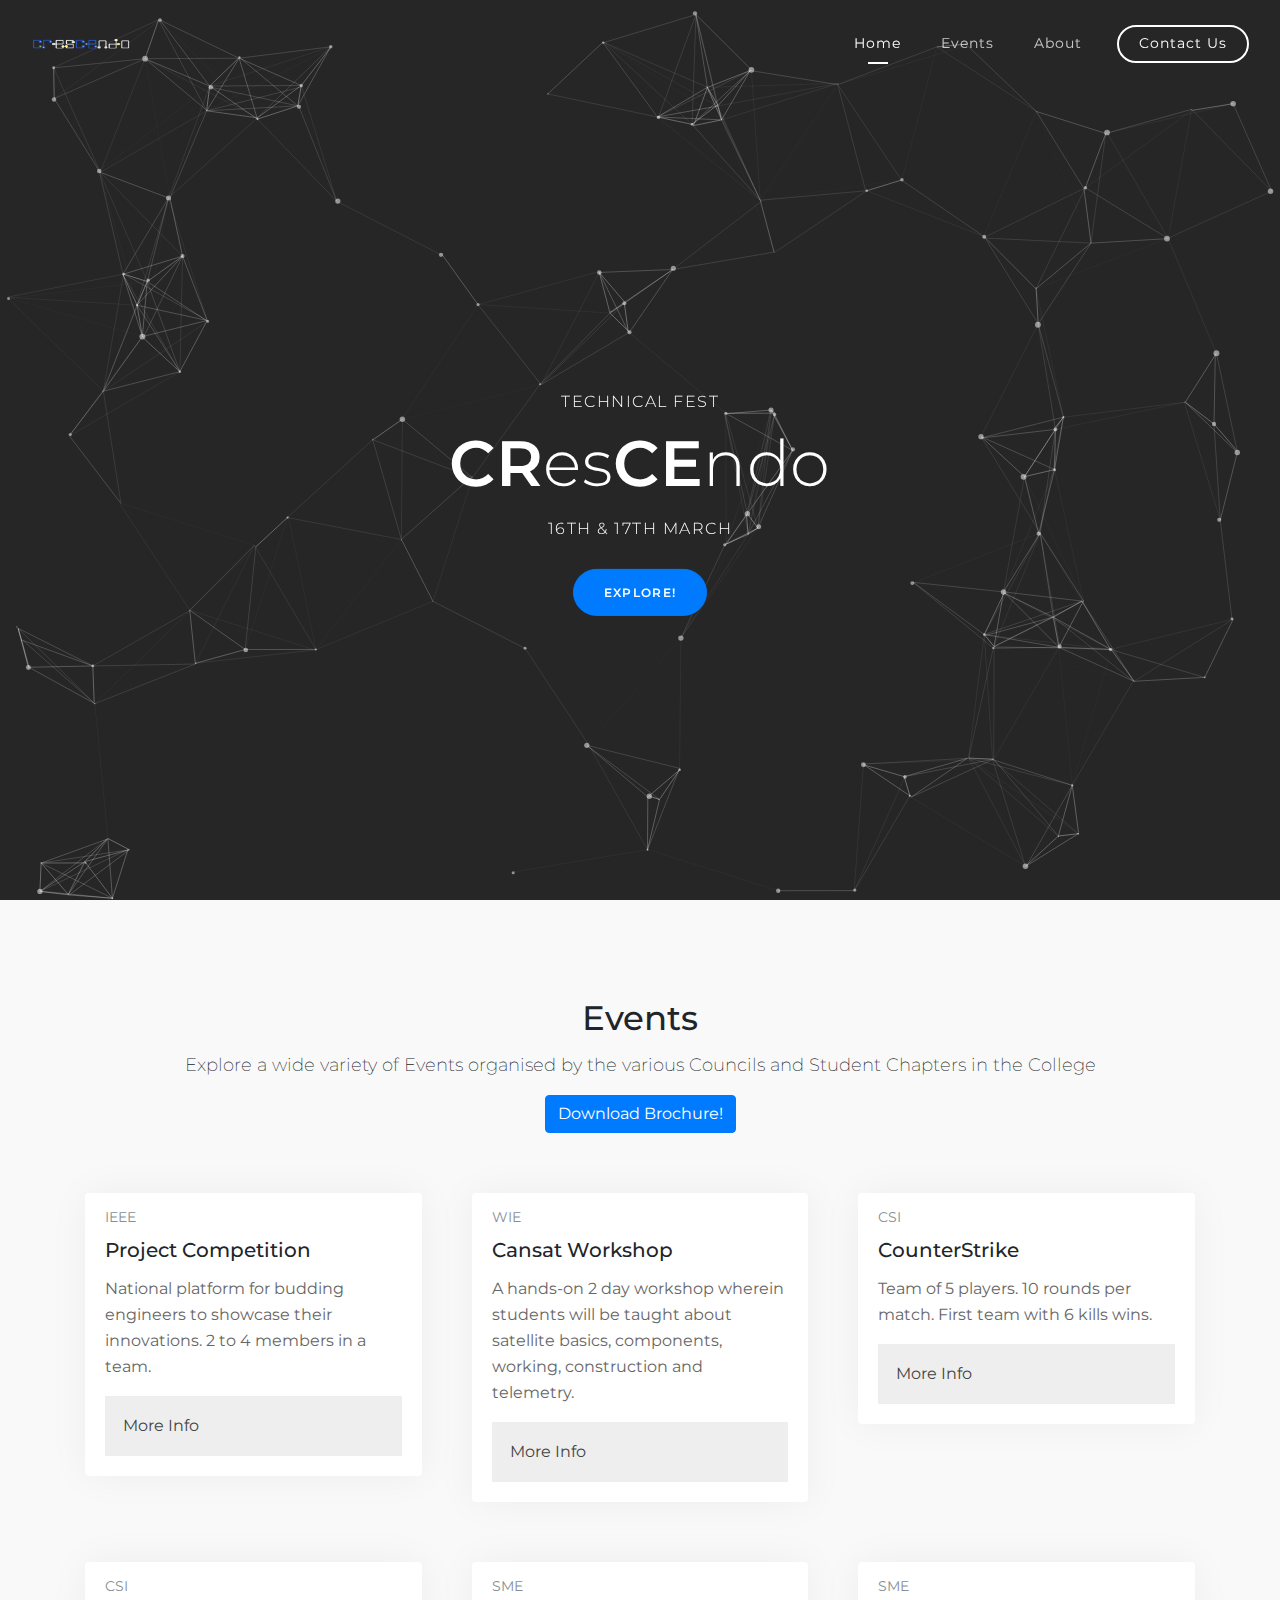
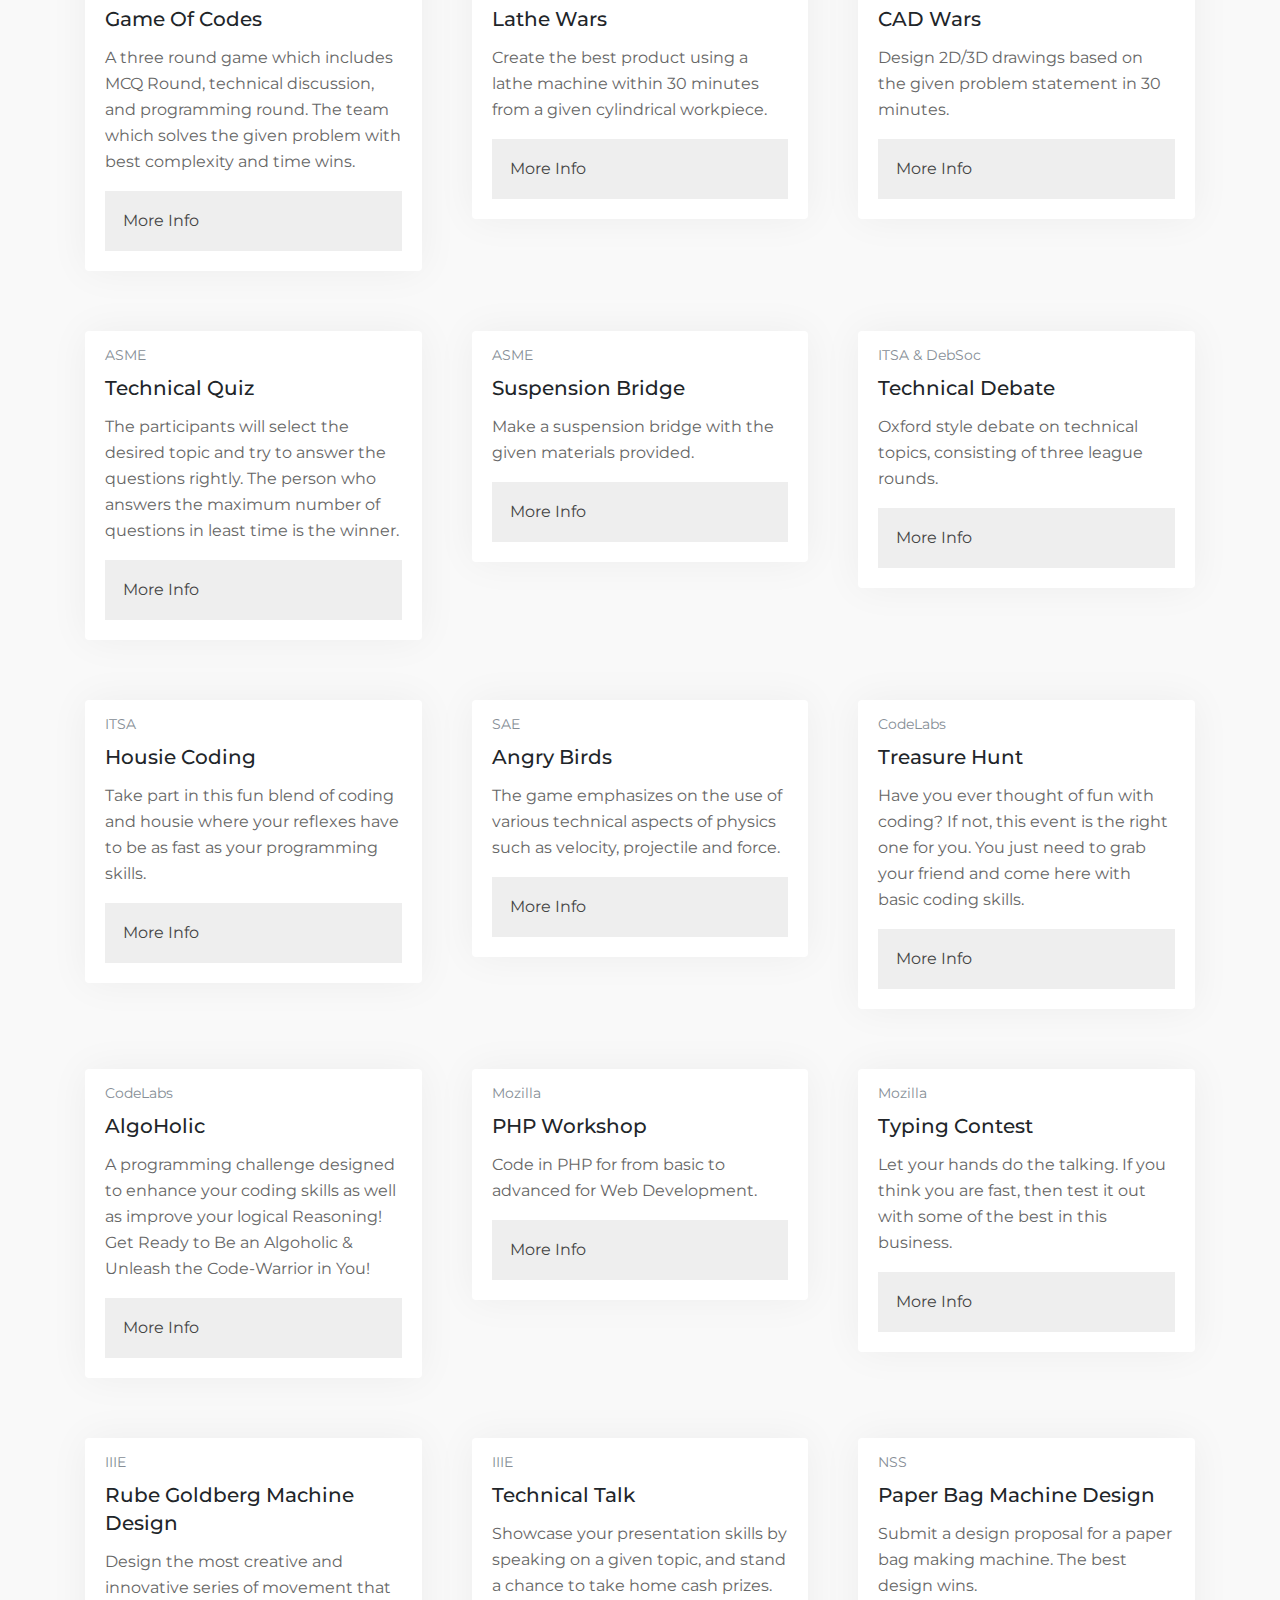
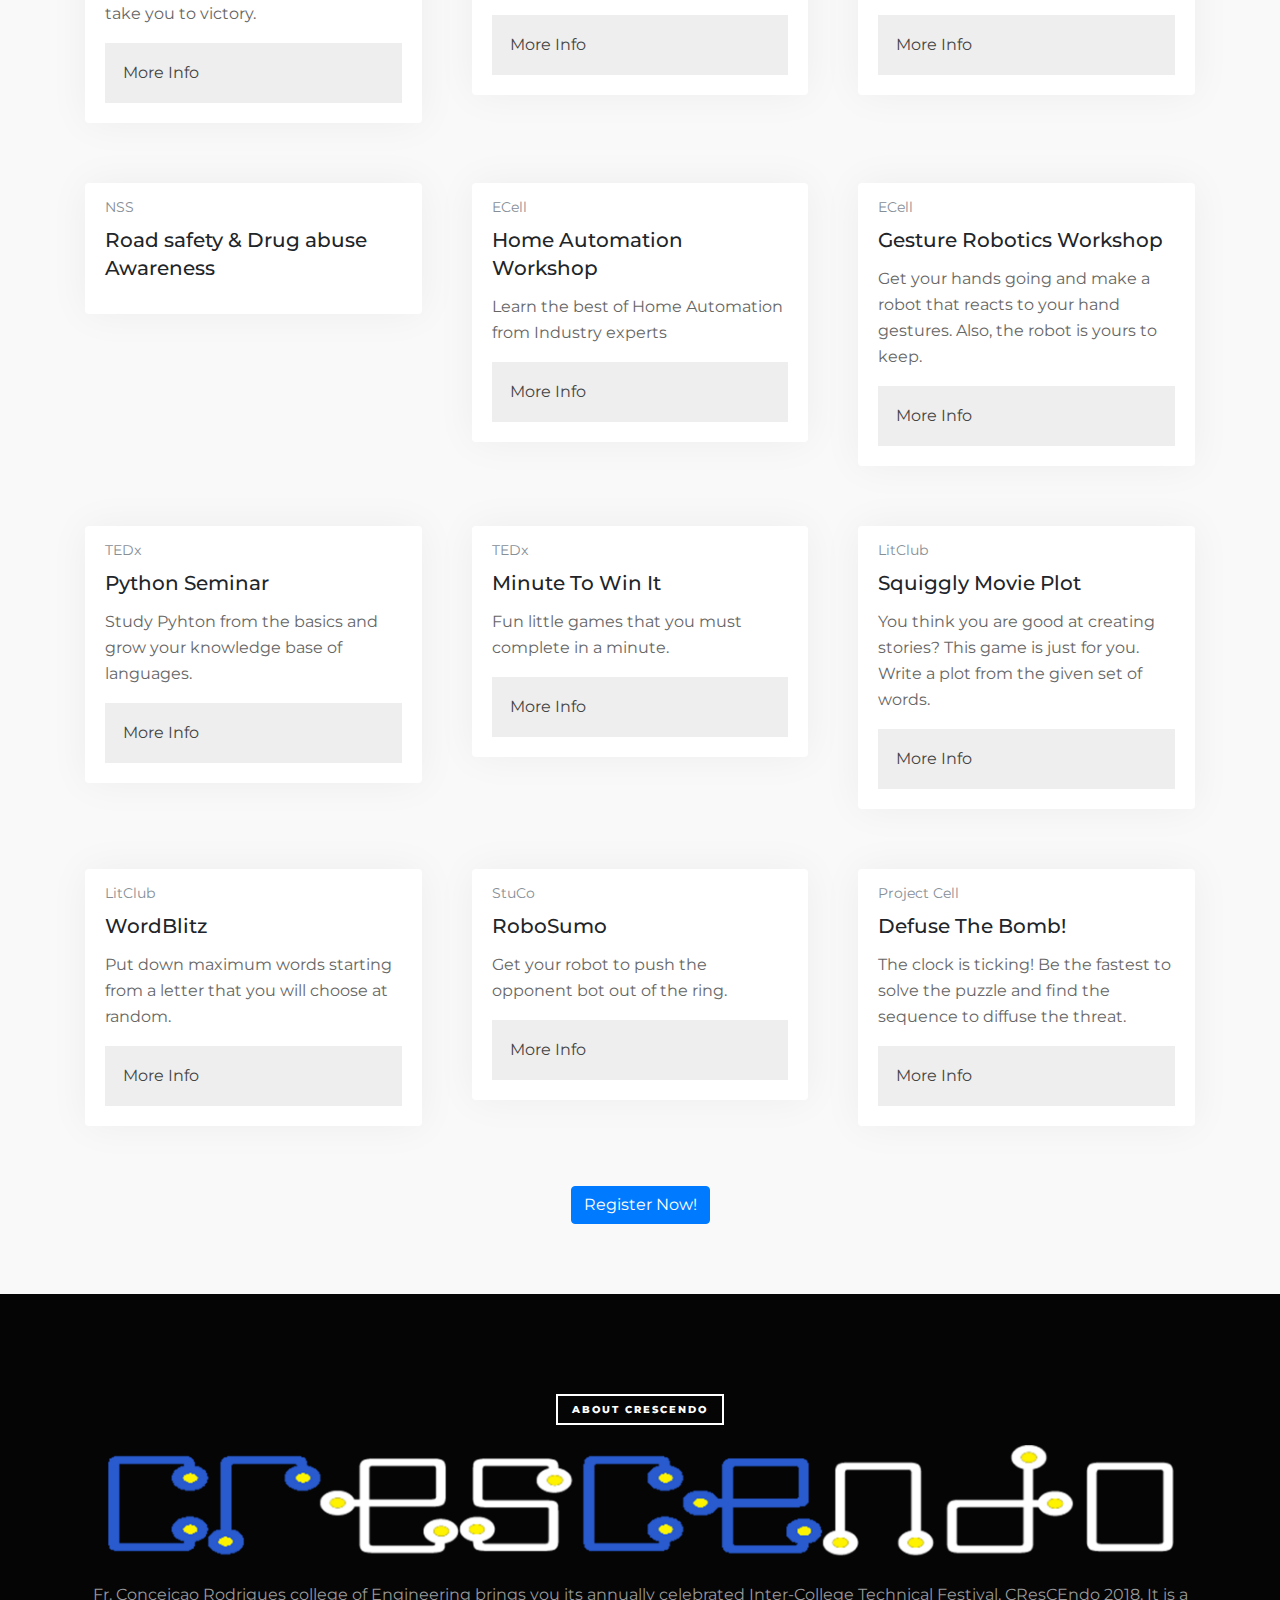
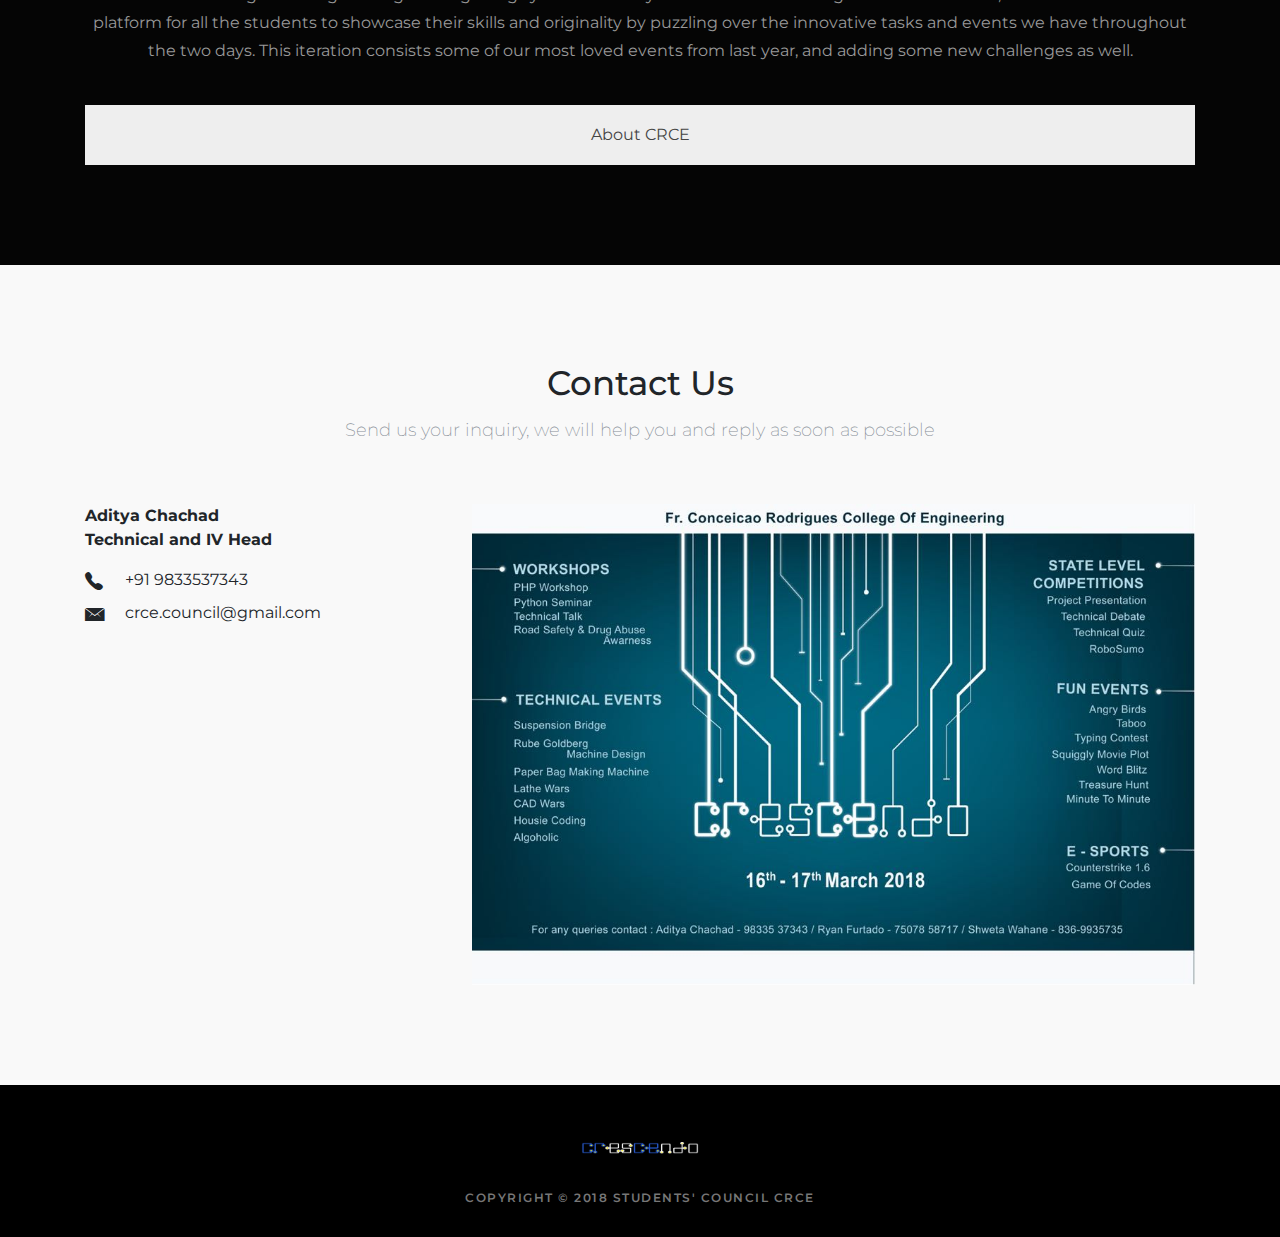
<file: index.html>
<!DOCTYPE html>
<html lang="en">

<head>
    <meta charset="utf-8">
    <meta name="viewport" content="width=device-width,initial-scale=1,user-scalable=no">
    <meta name="author" content="Ryan Dsilva">
    <meta name="keyword" content="Crescendo, 2018, CRCE, frcrce, techfest, national, technology">
    <meta name="description" content="Fr. Conceicao Rodrigues college of Engineering brings you its annually celebrated Inter-College Technical Festival, CResCEndo 2018. It is a platform for all the students to showcase their skills and originality by puzzling over the innovative tasks and events we have throughout the two days. ">
    <title>CResCEndo | 2018</title>
    <link rel="shortcut icon" href="/favicon.ico">
    <link rel="stylesheet" href="ionicons/css/ionicons.min.css">
    <link rel="stylesheet" href="bootstrap/css/bootstrap.min.css">
    <link rel="stylesheet" href="css/stisla.css">
    <link href="https://fonts.googleapis.com/css?family=Montserrat" rel="stylesheet">
</head>

<body>
    <nav class="navbar navbar-expand-lg main-navbar">
        <div class="container-fluid">
            <a class="navbar-brand" href="#">
			  	<img src="img/logo-light.png" alt="Logo">
			  </a>
            <button class="navbar-toggler" type="button" data-toggle="collapse" data-target="#navbarNav" aria-controls="navbarNav" aria-expanded="false" aria-label="Toggle navigation">
			    <span class="navbar-toggler-icon">
			    	<i class="ion-navicon"></i>
			    </span>
			  </button>
            <div class="collapse navbar-collapse" id="navbarNav">
                <div class="mr-auto"></div>
                <ul class="navbar-nav">
                    <li class="nav-item active">
                        <a class="nav-link smooth-link" href="#hero">Home</a>
                    </li>
                    <li class="nav-item">
                        <a class="nav-link smooth-link" href="#blog">Events</a>
                    </li>
                    <li class="nav-item">
                        <a class="nav-link smooth-link" href="#project">About</a>
                    </li>
                </ul>
                <form class="form-inline">
                    <a href="#contact" class="btn smooth-link align-middle btn-primary">Contact Us</a>
                </form>
            </div>
        </div>
    </nav>
    <section class="hero bg-overlay" id="hero">
        <div id="particles-js"></div>
        <div class="text py-5">
            <p class="lead">Technical Fest</p>
            <h1><span class="bold">CR</span>es<span class="bold">CE</span>ndo</h1><br>
            <p class="lead">16th &amp; 17th March</p>
            <div class="cta">
                <a href="#blog" class="btn btn-primary smooth-link">Explore!</a>
            </div>
        </div>
    </section>

    <section class="padding bg-grey" id="blog">
        <div class="container">
            <h2 class="section-title text-center">Events</h2>
            <p class="section-lead text-center">Explore a wide variety of Events organised by the various Councils and Student Chapters in the College</p>
            <div class="cta text-center">
                <a href="docs/brochure.pdf" class="btn btn-primary smooth-link">Download Brochure!</a>
            </div>
            <div class="section-body">
                <div class="row col-spacing">
                    <div class="col-12 col-md-6 col-lg-4">
                        <article class="card">
                            <div class="card-body">
                                <div class="card-subtitle mb-2 text-muted">IEEE</div>
                                <h4 class="card-title">Project Competition</h4>
                                <p class="card-text">National platform for budding engineers to showcase their innovations. 2 to 4 members in a team.</p>
                                <button class="accordion">More Info</button>
                                <div class="panel">
                                    <p><br><b>Last date for abstract submission:</b> March 4, 2018<br> <b>Last date for final registration:</b> March 7, 2018<br> Intimation of selection of proposal will be done after the abstarct sumission.<br><br>
                                        <b>Registration: </b>Rs.200 for Members<br>Rs.300 for Non-Members<br>
                                        <b>Prizes: </b>Hardware projects<br> Rs. 7000<br> Rs. 5000<br> Rs. 3000<br> Rs. 2000(consolation)<br> Software Projects<br> Rs. 3000<br> Rs. 2000<br> Rs. 1000<br>
                                    </p>
                                </div>
                            </div>
                        </article>
                    </div>
                    <div class="col-12 col-md-6 col-lg-4">
                        <article class="card">
                            <div class="card-body">
                                <div class="card-subtitle mb-2 text-muted">WIE</div>
                                <h4 class="card-title">Cansat Workshop</h4>
                                <p class="card-text">A hands-on 2 day workshop wherein students will be taught about satellite basics, components, working, construction and telemetry.
                                </p>
                                <button class="accordion">More Info</button>
                                <div class="panel">
                                    <p><br>2 day workshop<br> 8 hours per session<br><br>
                                        <b>Registration: </b>Rs.1200<br>
                                    </p>
                                </div>
                            </div>
                        </article>
                    </div>
                    <div class="col-12 col-md-6 col-lg-4">
                        <article class="card">
                            <div class="card-body">
                                <div class="card-subtitle mb-2 text-muted">CSI</div>
                                <h4 class="card-title">CounterStrike</h4>
                                <p class="card-text">Team of 5 players. 10 rounds per match. First team with 6 kills wins.</p>
                                <button class="accordion">More Info</button>
                                <div class="panel">
                                    <p><br><b>Registration: </b>Rs.20 for Indiviual<br>Rs.100 for Team of 5<br>
                                        <b>Prizes: </b> Rs. 3000<br>
                                    </p>
                                </div>
                            </div>
                        </article>
                    </div>
                    <div class="col-12 col-md-6 col-lg-4">
                        <article class="card">
                            <div class="card-body">
                                <div class="card-subtitle mb-2 text-muted">CSI</div>
                                <h4 class="card-title">Game Of Codes</h4>
                                <p class="card-text">A three round game which includes MCQ Round, technical discussion, and programming round. The team which solves the given problem with best complexity and time wins.
                                </p>
                                <button class="accordion">More Info</button>
                                <div class="panel">
                                    <p><br><b>Registration: </b>Rs.40<br>
                                        <b>Prizes: </b> Rs. 2500<br> Rs. 1700<br>
                                    </p>
                                </div>
                            </div>
                        </article>
                    </div>
                    <div class="col-12 col-md-6 col-lg-4">
                        <article class="card">
                            <div class="card-body">
                                <div class="card-subtitle mb-2 text-muted">SME</div>
                                <h4 class="card-title">Lathe Wars</h4>
                                <p class="card-text">Create the best product using a lathe machine within 30 minutes from a given cylindrical workpiece.
                                </p>
                                <button class="accordion">More Info</button>
                                <div class="panel">
                                    <p><br><b>Registration: </b>Rs. 100<br>
                                        <b>Prizes: </b> Rs. 4000<br> Rs. 2500<br>
                                    </p>
                                </div>
                            </div>
                        </article>
                    </div>
                    <div class="col-12 col-md-6 col-lg-4">
                        <article class="card">
                            <div class="card-body">
                                <div class="card-subtitle mb-2 text-muted">SME</div>
                                <h4 class="card-title">CAD Wars</h4>
                                <p class="card-text">Design 2D/3D drawings based on the given problem statement in 30 minutes.</p>
                                <button class="accordion">More Info</button>
                                <div class="panel">
                                    <p><br><b>Registration: </b>Rs. 40<br>
                                        <b>Prizes: </b> Rs. 2000<br> Rs. 1000<br>
                                    </p>
                                </div>
                            </div>
                        </article>
                    </div>
                    <div class="col-12 col-md-6 col-lg-4">
                        <article class="card">
                            <div class="card-body">
                                <div class="card-subtitle mb-2 text-muted">ASME</div>
                                <h4 class="card-title">Technical Quiz</h4>
                                <p class="card-text">The participants will select the desired topic and try to answer the questions rightly. The person who answers the maximum number of questions in least time is the winner.</p>
                                <button class="accordion">More Info</button>
                                <div class="panel">
                                    <p><br><b>Registration: </b>Rs. 30<br>
                                        <b>Prizes: </b> Rs. 2000<br> Rs. 1000<br>
                                    </p>
                                </div>
                            </div>
                        </article>
                    </div>
                    <div class="col-12 col-md-6 col-lg-4">
                        <article class="card">
                            <div class="card-body">
                                <div class="card-subtitle mb-2 text-muted">ASME</div>
                                <h4 class="card-title">Suspension Bridge</h4>
                                <p class="card-text">Make a suspension bridge with the given materials provided.</p>
                                <button class="accordion">More Info</button>
                                <div class="panel">
                                    <p><br><b>Registration: </b>Rs. 40<br>
                                        <b>Prizes: </b> Rs. 2000<br> Rs. 1500<br>
                                    </p>
                                </div>
                            </div>
                        </article>
                    </div>
                    <div class="col-12 col-md-6 col-lg-4">
                        <article class="card">
                            <div class="card-body">
                                <div class="card-subtitle mb-2 text-muted">ITSA &amp; DebSoc</div>
                                <h4 class="card-title">Technical Debate</h4>
                                <p class="card-text">Oxford style debate on technical topics, consisting of three league rounds.</p>
                                <button class="accordion">More Info</button>
                                <div class="panel">
                                    <p><br><b>Registration: </b>Rs. 300<br>
                                        <b>Prizes: </b> Rs. 10000<br> Rs. 5000<br><b>Best Speaker: </b>Rs. 3000<br>
                                    </p>
                                </div>
                            </div>
                        </article>
                    </div>
                    <div class="col-12 col-md-6 col-lg-4">
                        <article class="card">
                            <div class="card-body">
                                <div class="card-subtitle mb-2 text-muted">ITSA</div>
                                <h4 class="card-title">Housie Coding</h4>
                                <p class="card-text">Take part in this fun blend of coding and housie where your reflexes have to be as fast as your programming skills.</p>
                                <button class="accordion">More Info</button>
                                <div class="panel">
                                    <p><br><b>Registration: </b>Rs. 60<br>
                                        <b>Prizes: </b> Rs. 3000<br> Rs. 1000<br>
                                    </p>
                                </div>
                            </div>
                        </article>
                    </div>
                    <div class="col-12 col-md-6 col-lg-4">
                        <article class="card">
                            <div class="card-body">
                                <div class="card-subtitle mb-2 text-muted">SAE</div>
                                <h4 class="card-title">Angry Birds</h4>
                                <p class="card-text">The game emphasizes on the use of various technical aspects of physics such as velocity, projectile and force.</p>
                                <button class="accordion">More Info</button>
                                <div class="panel">
                                    <p><br><b>Registration: </b>Rs. 30<br>
                                        <b>Prizes: </b> Rs. 2000<br> Rs. 1000<br>
                                    </p>
                                </div>
                            </div>
                        </article>
                    </div>
                    <div class="col-12 col-md-6 col-lg-4">
                        <article class="card">
                            <div class="card-body">
                                <div class="card-subtitle mb-2 text-muted">CodeLabs</div>
                                <h4 class="card-title">Treasure Hunt</h4>
                                <p class="card-text">Have you ever thought of fun with coding? If not, this event is the right one for you. You just need to grab your friend and come here with basic coding skills.</p>
                                <button class="accordion">More Info</button>
                                <div class="panel">
                                    <p><br><b>Registration: </b>Rs. 40 (Team of 2)<br>
                                        <b>Prizes: </b> Rs. 2000<br> Rs. 1000<br>Rs. 1000 (For FEs)<br>
                                    </p>
                                </div>
                            </div>
                        </article>
                    </div>
                    <div class="col-12 col-md-6 col-lg-4">
                        <article class="card">
                            <div class="card-body">
                                <div class="card-subtitle mb-2 text-muted">CodeLabs</div>
                                <h4 class="card-title">AlgoHolic</h4>
                                <p class="card-text">A programming challenge designed to enhance your coding skills as well as improve your logical Reasoning! <br> Get Ready to Be an Algoholic &amp; Unleash the Code-Warrior in You! </p>
                                <button class="accordion">More Info</button>
                                <div class="panel">
                                    <p><br><b>Registration: </b>Rs. 40 (Indiviual or Team of 2)<br>
                                        <b>Prizes: </b> Rs. 1500<br> Rs. 750<br>Rs. 750 (For FEs)<br>
                                    </p>
                                </div>
                            </div>
                        </article>
                    </div>
                    <div class="col-12 col-md-6 col-lg-4">
                        <article class="card">
                            <div class="card-body">
                                <div class="card-subtitle mb-2 text-muted">Mozilla</div>
                                <h4 class="card-title">PHP Workshop</h4>
                                <p class="card-text">Code in PHP for from basic to advanced for Web Development.</p>
                                <button class="accordion">More Info</button>
                                <div class="panel">
                                    <p><br><b>Registration: </b>Rs. 250<br>
                                    </p>
                                </div>
                            </div>
                        </article>
                    </div>
                    <div class="col-12 col-md-6 col-lg-4">
                        <article class="card">
                            <div class="card-body">
                                <div class="card-subtitle mb-2 text-muted">Mozilla</div>
                                <h4 class="card-title">Typing Contest</h4>
                                <p class="card-text">Let your hands do the talking. If you think you are fast, then test it out with some of the best in this business.</p>
                                <button class="accordion">More Info</button>
                                <div class="panel">
                                    <p><br><b>Registration: </b>Rs. 10<br>
                                        <b>Prizes: </b> Rs. 1000<br> Rs. 500<br>
                                    </p>
                                </div>
                            </div>
                        </article>
                    </div>
                    <div class="col-12 col-md-6 col-lg-4">
                        <article class="card">
                            <div class="card-body">
                                <div class="card-subtitle mb-2 text-muted">IIIE</div>
                                <h4 class="card-title">Rube Goldberg Machine Design</h4>
                                <p class="card-text">Design the most creative and innovative series of movement that take you to victory.</p>
                                <button class="accordion">More Info</button>
                                <div class="panel">
                                    <p><br><b>Registration: </b>Rs. 30 (Indiviual)<br>Rs. 40 (Team of 2)<br>
                                        <b>Prizes: </b> Rs. 1000<br> Rs. 500<br>
                                    </p>
                                </div>
                            </div>
                        </article>
                    </div>
                    <div class="col-12 col-md-6 col-lg-4">
                        <article class="card">
                            <div class="card-body">
                                <div class="card-subtitle mb-2 text-muted">IIIE</div>
                                <h4 class="card-title">Technical Talk</h4>
                                <p class="card-text">Showcase your presentation skills by speaking on a given topic, and stand a chance to take home cash prizes.</p>
                                <button class="accordion">More Info</button>
                                <div class="panel">
                                    <p><br><b>Registration: </b>Rs. 50<br>
                                        <b>Prizes: </b> Rs. 3000<br> Rs. 2000<br>
                                    </p>
                                </div>
                            </div>
                        </article>
                    </div>
                    <div class="col-12 col-md-6 col-lg-4">
                        <article class="card">
                            <div class="card-body">
                                <div class="card-subtitle mb-2 text-muted">NSS</div>
                                <h4 class="card-title">Paper Bag Machine Design</h4>
                                <p class="card-text">Submit a design proposal for a paper bag making machine. The best design wins.</p>
                                <button class="accordion">More Info</button>
                                <div class="panel">
                                    <p><br><b>Registration: </b>Rs. 30<br>
                                        <b>Prizes: </b> Rs. 2000<br> Rs. 1000<br>
                                    </p>
                                </div>
                            </div>
                        </article>
                    </div>
                    <div class="col-12 col-md-6 col-lg-4">
                        <article class="card">
                            <div class="card-body">
                                <div class="card-subtitle mb-2 text-muted">NSS</div>
                                <h4 class="card-title">Road safety &amp; Drug abuse Awareness</h4>
                                <p class="card-text"></p>
                            </div>
                        </article>
                    </div>
                    <div class="col-12 col-md-6 col-lg-4">
                        <article class="card">
                            <div class="card-body">
                                <div class="card-subtitle mb-2 text-muted">ECell</div>
                                <h4 class="card-title">Home Automation Workshop</h4>
                                <p class="card-text">Learn the best of Home Automation from Industry experts</p>
                                <button class="accordion">More Info</button>
                                <div class="panel">
                                    <p><br><b>Registration: </b>Rs. 5400 (For a group of 6)<br>
                                        <b>Prizes: </b> Rs. 2000<br> Rs. 1000<br>
                                    </p>
                                </div>
                            </div>
                        </article>
                    </div>
                    <div class="col-12 col-md-6 col-lg-4">
                        <article class="card">
                            <div class="card-body">
                                <div class="card-subtitle mb-2 text-muted">ECell</div>
                                <h4 class="card-title">Gesture Robotics Workshop</h4>
                                <p class="card-text">Get your hands going and make a robot that reacts to your hand gestures. Also, the robot is yours to keep. </p>
                                <button class="accordion">More Info</button>
                                <div class="panel">
                                    <p><br><b>Registration: </b>Rs. 4600 (For a group of 6)<br>
                                    </p>
                                </div>
                            </div>
                        </article>
                    </div>
                    <div class="col-12 col-md-6 col-lg-4">
                        <article class="card">
                            <div class="card-body">
                                <div class="card-subtitle mb-2 text-muted">TEDx</div>
                                <h4 class="card-title">Python Seminar</h4>
                                <p class="card-text">Study Pyhton from the basics and grow your knowledge base of languages. </p>
                                <button class="accordion">More Info</button>
                                <div class="panel">
                                    <p><br><b>Registration: </b>Rs. 175<br>
                                    </p>
                                </div>
                            </div>
                        </article>
                    </div>
                    <div class="col-12 col-md-6 col-lg-4">
                        <article class="card">
                            <div class="card-body">
                                <div class="card-subtitle mb-2 text-muted">TEDx</div>
                                <h4 class="card-title">Minute To Win It</h4>
                                <p class="card-text">Fun little games that you must complete in a minute. </p>
                                <button class="accordion">More Info</button>
                                <div class="panel">
                                    <p><br><b>Registration: </b>Rs. 50 (Team of 2)<br>
                                    <b>Prizes: </b> Rs. 500<br> Rs. 300<br>
                                    </p>
                                </div>
                            </div>
                        </article>
                    </div>
                    <div class="col-12 col-md-6 col-lg-4">
                        <article class="card">
                            <div class="card-body">
                                <div class="card-subtitle mb-2 text-muted">LitClub</div>
                                <h4 class="card-title">Squiggly Movie Plot</h4>
                                <p class="card-text">You think you are good at creating stories? This game is just for you. Write a plot from the given set of words. </p>
                                <button class="accordion">More Info</button>
                                <div class="panel">
                                    <p><br><b>Registration: </b>Rs. 10 <br>
                                        <b>Prizes: </b> Rs. 1000<br> Rs. 700<br> Rs. 300<br>
                                    </p>
                                </div>
                            </div>
                        </article>
                    </div>
                    <div class="col-12 col-md-6 col-lg-4">
                        <article class="card">
                            <div class="card-body">
                                <div class="card-subtitle mb-2 text-muted">LitClub</div>
                                <h4 class="card-title">WordBlitz</h4>
                                <p class="card-text">Put down maximum words starting from a letter that you will choose at random. </p>
                                <button class="accordion">More Info</button>
                                <div class="panel">
                                    <p><br><b>Registration: </b>Rs. 10 <br>
                                        <b>Prizes: </b> Rs. 1000<br> Rs. 700<br> Rs. 300<br>
                                    </p>
                                </div>
                            </div>
                        </article>
                    </div>
                    <div class="col-12 col-md-6 col-lg-4">
                        <article class="card">
                            <div class="card-body">
                                <div class="card-subtitle mb-2 text-muted">StuCo</div>
                                <h4 class="card-title">RoboSumo</h4>
                                <p class="card-text">Get your robot to push the opponent bot out of the ring. </p>
                                <button class="accordion">More Info</button>
                                <div class="panel">
                                    <p><br><b>Registration: </b>Rs. 500 (Team of max. 5 members) <br>
                                        <b>Prizes: </b> Rs. 12000<br> Rs. 8000<br>
                                    </p>
                                </div>
                            </div>
                        </article>
                    </div>
                    <div class="col-12 col-md-6 col-lg-4">
                        <article class="card">
                            <div class="card-body">
                                <div class="card-subtitle mb-2 text-muted">Project Cell</div>
                                <h4 class="card-title">Defuse The Bomb!</h4>
                                <p class="card-text">The clock is ticking! Be the fastest to solve the puzzle and find the sequence to diffuse the threat. </p>
                                <button class="accordion">More Info</button>
                                <div class="panel">
                                    <p><br><b>Registration: </b>Rs. 50<br>
                                        <b>Prizes: </b> Rs. 1500<br> Rs. 1000<br> Rs. 500 (FEs)<br>
                                    </p>
                                </div>
                            </div>
                        </article>
                    </div>
                </div>
            </div>
            <div class="cta text-center">
                <a href="https://goo.gl/forms/pjF6fj80hOKo7Unc2" class="btn btn-primary smooth-link">Register Now!</a>
            </div>
        </div>
    </section>

    <section class="bg-overlay padding" id="project" data-bg="img/projects.jpeg">
        <div class="container">
            <div class="row align-items-center">
                <div class="col-12 col-md-12">
                    <div class="projects-details text-center">
                        <div class="projects-badge">
                            About Crescendo
                        </div>
                        <img src="img/logo-light.png" width="100%">
                        <p class="projects-description text-center">
                            Fr. Conceicao Rodrigues college of Engineering brings you its annually celebrated Inter-College Technical Festival, CResCEndo 2018. It is a platform for all the students to showcase their skills and originality by puzzling over the innovative tasks and events we have throughout the two days. This iteration consists some of our most loved events from last year, and adding some new challenges as well.
                        </p>
                        <div class="projects-cta text-center">
                            <button class="accordion text-center">About CRCE</button>
                            <div class="panel">
                                <p style="color: black"><br>Fr. Conceicao Rodrigues college of Engineering (Fr. CRCE) was established in 1984 as part of Fr. Agnel Technical Complex at Bandra, Mumbai by the Society of St. Xavier Pillar and is named after its founder late Rev. Fr. Conceicao Rodrigues. The college is affiliated to University of Mumbai and has acquired a good reputation, among corporate and pear academic institutions, for its academic standards.<br><br> The college offers under-graduate programmes in Production Engineering, Electronics Engineering, Computer Engineering and Information Technology, post-graduate programmes in Mechanical Engineering (CAD-CAM with Robotics) and Electronics Engineering and doctoral programmes in Electronics Engineering and Mechanical Engineering.<br>
                                </p>
                            </div>
                        </div>
                    </div>
                </div>
            </div>
        </div>
    </section>

    <section class="padding bg-grey" id="contact">
        <div class="container">
            <h2 class="section-title text-center">Contact Us</h2>
            <p class="section-lead text-center text-muted">Send us your inquiry, we will help you and reply as soon as possible</p>
            <div class="section-body">
                <div class="row col-spacing">
                    <div class="col-12 col-md-4">
                        <ul class="contact-icon">
                            <p>
                                <strong>Aditya Chachad<br>Technical and IV Head<br></strong>
                            </p>
                            <li><i class="ion ion-ios-telephone"></i>
                                <div>+91 9833537343</div>
                            </li>
                            <li><i class="ion ion-ios-email"></i>
                                <div>crce.council@gmail.com</div>
                            </li>
                        </ul>
                        <iframe src="https://www.google.com/maps/embed?pb=!1m18!1m12!1m3!1d3771.437402391487!2d72.81826481451436!3d19.044496987106015!2m3!1f0!2f0!3f0!3m2!1i1024!2i768!4f13.1!3m3!1m2!1s0x3be7c9410830616d%3A0x111b63353dbbce01!2sFr.+Conceicao+Rodrigues+College+of+Engineering!5e0!3m2!1sen!2sin!4v1519581323066" class="maps" frameborder="0" style="border:0" allowfullscreen></iframe>
                    </div>
                    <div class="col-12 col-md-8">
                        <a href="img/poster.jpg"><img src="img/poster.jpg" width="100%" alt="CResCEndo"></a>
                    </div>
                </div>
            </div>
        </div>
    </section>

    <footer>
        <div class="container">
            <figure>
                <img src="img/logo-light.png" alt="Logo">
            </figure>
            <p>
                Copyright &copy; 2018 Students' Council CRCE
            </p>
        </div>
    </footer>

    <script src="https://ajax.googleapis.com/ajax/libs/jquery/2.1.3/jquery.min.js"></script>
    <script src="bootstrap/js/bootstrap.min.js"></script>
    <script src="js/jquery.easeScroll.js"></script>
    <script src="js/stisla.js"></script>
    <script src="js/particles.min.js"></script>
    <script src="js/stats.js"></script>
    <script src="js/app.js"></script>
</body>

</html>
</file>
<file: css/stisla.css>
/*reset*/
html, body {
	height: 100% !important;
}

.navbar-toggler {
	border-color: #fff;
	color: #fff;
}

.navbar-toggler i {
	font-size: 30px;
}

.row.col-spacing {
	margin-left: -25px;
	margin-right: -25px;
}

.row.col-spacing [class^="col-"] {
	padding-left: 25px;
	padding-right: 25px;
}

.overlay {
	background-color: #000;
	opacity: .85;
	position: absolute;
	top: 0;
	left: 0;
	width: 100%;
	height: 100%;
}

/*article read*/
.article-read {
	display: none;
	position: fixed;
	top: 0;
	left: 0;
	width: 100%;
	height: 100%;
	background-color: #fff;
	padding: 20px;
	z-index: 99999;
	overflow: auto;
}

.article-read .article-read-inner {
	position: absolute;
	left: 50%;
	transform: translate(-50%, 0);
	-moz-transform: translate(-50%, 0);
	-webkit-transform: translate(-50%, 0);
	-ms-transform: translate(-50%, 0);
	-o-transform: translate(-50%, 0);
	padding: 50px 0 100px 0;
	width: 70%;
}

.article-read .article-back {
	margin-bottom: 30px;
}

.article-read .article-back .btn {
	border-color: #999;
	color: #999;
	text-transform: uppercase;
	font-weight: 800;
	border-radius: 30px;
	-webkit-border-radius: 30px;
	-moz-border-radius: 30px;
	-ms-border-radius: 30px;
	-o-border-radius: 30px;
	padding: 10px 25px;
	cursor: pointer;
	font-size: 14px;
}

.article-read .article-back .btn i {
	margin-right: 5px;
}

.article-read .article-back .btn:hover {
	background-color: #000;
	color: #fff;
}

.article-read .article-title {
	font-size: 30px;
	font-weight: 800;
}

.article-read .article-metas {
	display: inline-block;
	width: 100%;
	margin-bottom: 10px;
}

.article-read .article-metas .meta {
	float: left;
	padding-right: 15px;
	font-size: 12px;
	text-transform: uppercase;
	color: #999;
	letter-spacing: 1px;
}

.article-read .article-picture {
	width: 100%;
	margin-bottom: 20px;
}

.article-read .article-picture img {
	width: 100%;
}

.article-read .article-content {
	line-height: 28px;
}
/*navbar*/
.navbar.main-navbar {
	position: fixed;
	width: 100%;
	padding-top: 25px;
	padding-bottom: 25px;
	z-index: 1;
}

.navbar.main-navbar.bg-dark {
	background-color: #000 !important;
}

.navbar.main-navbar .navbar-brand {
	width: 110px;
	padding: 0;
	line-height: 0;
}

.navbar.main-navbar .navbar-brand img {
	width: 100%;
}

.navbar.main-navbar .nav-link {
	color: #fff;
	padding: 0 20px;
	font-size: 14px;
	letter-spacing: 1px;
	color: rgba(255,255,255,.75);
	position: relative;
	transition: all .5s;
	-webkit-transition: all .5s;
	-o-transition: all .5s;
	-ms-transition: all .5s;
}

.navbar.main-navbar .nav-link:after {
	content: ' ';
	position: absolute;
	bottom: -10px;
	left: 50%;
	transform: translateX(-50%);
	-moz-transform: translateX(-50%);
	-webkit-transform: translateX(-50%);
	-o-transform: translateX(-50%);
	-ms-transform: translateX(-50%);
	height: 2px;
	width: 0;
	background-color: #fff;
	transition: all .5s;
	-webkit-transition: all .5s;
	-o-transition: all .5s;
	-ms-transition: all .5s;
}

.navbar.main-navbar .nav-link:hover {
	color: #fff;
}

.navbar.main-navbar .nav-link:hover:after {
	width: 20px;
}

.navbar.main-navbar .nav-item.active .nav-link {
	color: #fff;
}

.navbar.main-navbar .nav-item.active .nav-link:after {
	width: 20px;
}

.navbar.main-navbar .form-inline {
	margin-left: 15px;
}

.navbar.main-navbar .form-inline .btn {
	border-radius: 30px;
	-webkit-border-radius: 30px;
	-moz-border-radius: 30px;
	-ms-border-radius: 30px;
	-o-border-radius: 30px;
	border-width: 2px;
	padding-left: 20px;
	padding-right: 20px;
	font-size: 14px;
	letter-spacing: 1px;
	background-color: transparent;
	border-color: #fff;
}

.navbar.main-navbar .form-inline .btn:hover {
	background-color: #fff;
	color: #000;
	opacity: 1;
}

/*hero*/
#particles-js {
  position: absolute;
  width: 100%;
  height: 100%;
}
.hero {
	height: 100%;
	color: #fff;
	position: relative;
}

.hero .text {
	position: absolute;
	top: 60%;
	left: 300px;
	right: 300px;
	transform: translateY(-60%);
	-webkit-transform: translateY(-60%);
	-moz-transform: translateY(-60%);
	-o-transform: translateY(-60%);
	-ms-transform: translateY(-60%);
	z-index: 1;
	text-align: center;
}

.hero .text h1 {
	margin: 0;
	font-size: 64px;
	font-weight: 300;
	letter-spacing: .5px;
	line-height: 1.3em;
}

.hero .text h1 .bold {
	font-weight: 600;
}

.hero .text p.lead {
	margin-bottom: 20px;
	text-transform: uppercase;
	letter-spacing: 1.5px;
	line-height: 0;
	font-size: 16px;
}

.hero .cta {
	margin-top: 40px;
}

.hero .cta .btn {
	padding: 15px 20px;
	text-transform: uppercase;
	font-size: 12px;
	letter-spacing: 1.3px;
	font-weight: 600;
}

.hero .cta .btn.btn-primary {
	border-radius: 30px;
	-webkit-border-radius: 30px;
	-moz-border-radius: 30px;
	-o-border-radius: 30px;
	-ms-border-radius: 30px;
	padding-left: 30px;
	padding-right: 30px;
}

.hero .cta .btn.btn-link {
	color: #fff;
}

.hero .cta .btn.btn-link i {
	margin-right: 5px;
}

.hero .cta .link {
	margin-top: 15px;
}

.hero .cta .link a {
	color: #fff;
	font-size: 12px;
	text-decoration: underline;
	text-transform: none;
	color: #999;
	font-weight: 600;
	letter-spacing: .3px;
}

/*section*/
section {
	position: relative;
}

section.bg-grey {
	background-color: #f9f9f9;
}

section.bg-reverse {
	background-color: #000;
}

section.bg-overlay {
	background-color: rgba(0,0,0,0.85);
}

section.padding {
	padding: 100px 0;
}

section#blog {
	padding-bottom: 70px;
}

section .section-title {
	font-size: 34px;
}

section .section-lead {
	font-size: 18px;
	font-weight: 200;
	margin-top: 15px;
}

section .section-body {
	margin-top: 60px;
}

section.callout {
	padding: 50px 0;
}

section.callout .cta {
	text-align: right;
}

section.callout .cta .btn {
	padding: 15px 35px;
	text-transform: uppercase;
	font-weight: 800;
	letter-spacing: 2px;
	border-radius: 0;
	-webkit-border-radius: 0;
	-o-border-radius: 0;
	-ms-border-radius: 0;
	-moz-border-radius: 0;
	border-width: 2px;
	border-color: #000;
	color: #000;
}

section.callout .cta .btn:hover {
	background-color: #000;
	color: #fff;
}

section.callout h3 {
	margin: 0;
}

/*list*/
.list-item {
	display: flex;
	display: -webkit-flex;
	width: 100%;
}

.list-item.no-spacing {
	padding-bottom: 0;
}

.list-item .icon,
.list-item .desc {
	flex: 1;
	-webkit-flex: 1;
}

.list-item .icon {
	flex: 0 0 65px;
	-webkit-flex: 0 0 65px;
	font-size: 45px;
	line-height: 0;
	color: #ccc;
}

.list-item .desc h2 {
	font-size: 16px;
	text-transform: uppercase;
	font-weight: 800;
	letter-spacing: .5px;
	margin-bottom: 10px;
}

.list-item .desc p {
	line-height: 28px;
	font-size: 16px;
	margin-bottom: 0;
}

.list-item .desc .more {
	display: inline-block;
	margin-top: 10px;
}

/*article*/
article.card {
	border: none;
	box-shadow: 0 0 40px rgba(0,0,0,.05);
	-webkit-box-shadow: 0 0 40px rgba(0,0,0,.05);
	-moz-box-shadow: 0 0 40px rgba(0,0,0,.05);
	-ms-box-shadow: 0 0 40px rgba(0,0,0,.05);
	-o-box-shadow: 0 0 40px rgba(0,0,0,.05);
	margin-bottom: 60px;
}

article.card .card-img-top {
	height: 100%;
}

article.card .card-title {
	font-size: 20px;
	line-height: 28px;
}

article.card .card-title a {
	color: #000;
	text-decoration: none;
}

article.card .card-title a:hover {
	opacity: .8;
}

article.card .card-text {
	color: #666;
	line-height: 26px;
}

article.card .card-subtitle {
	font-size: 14px;
	color: #666;
}

article.card .card-subtitle a {
	color: #666;
	border-bottom: 1px dotted #666;
	text-decoration: none;
}

article.card .card-more {
	text-transform: uppercase;
	font-weight: 800;
	text-transform: 2px;
	color: #000;
	display: inline-block;
	margin-top: 10px;
	font-size: 14px;
}

article.card .card-more i {
	margin-left: 5px;
}

/*projects*/
.projects-picture {
	width: 250px;
	margin: 0 auto;
}

.projects-picture img {
	width: 100%;
}

.projects-details {
	color: #fff;
}

.projects-details .projects-badge {
	padding: 6px 14px;
	border: 2px solid #fff;
	color: #fff;
	text-transform: uppercase;
	font-size: 10px;
	font-weight: 800;
	letter-spacing: 2px;
	margin-bottom: 20px;
	display: inline-block;
}

.projects-details .projects-title {
	line-height: 45px;
}

.projects-details .projects-description {
	line-height: 28px;
	margin-top: 20px;
	color: #999;
}

.projects-details .projects-cta {
	margin-top: 40px;
}

.projects-details .projects-cta .btn-primary {
	background-color: #fff;
	border-radius: 0;
	-webkit-border-radius: 0;
	-moz-border-radius: 0;
	-ms-border-radius: 0;
	-o-border-radius: 0;
	color: #000;
	border-color: #fff;
	padding: 13px 20px;
	text-transform: uppercase;
	font-weight: 800;
}

.projects-details .projects-cta .btn-primary:hover {
	background-color: transparent;
	color: #fff;
}

.projects-details .projects-cta .btn-link {
	color: #999;
}

/*contact*/
.contact-text {
	line-height: 28px;
}

.contact-icon {
	margin: 0;
	margin-bottom: 30px;
	padding: 0;
}

.contact-icon li {
	display: inline-block;
	width: 100%;
	margin-bottom: 7px;
}

.contact-icon i {
	font-size: 26px;
	width: 40px;
	float: left;
}

.contact-icon div {
	margin-left: 35px;
}

/*footer*/
footer {
	padding: 50px 0 20px 0;
	text-align: center;
	background-color: #000;
	color: #fff;
}

footer figure {
	width: 120px;
	margin: 0 auto;
	margin-bottom: 30px;
}

footer figure img {
	width: 100%;
}

footer p {
	font-weight: 600;
	letter-spacing: 1.5px;
	font-size: 12px;
	color: #777;
	margin-bottom: 10px;
	text-transform: uppercase;
}

footer i {
	color: #ff0000;
}

@media screen and (max-width: 768px) {
	.hero .text {
		left: 20px;
		right: 20px;
	}
	.navbar.main-navbar .navbar-collapse {
		margin-top: 20px;
		margin-bottom: 20px;
	}
	.navbar.main-navbar .navbar-nav .nav-item a {
		display: inline-block;
		padding: 10px 0;
	}
	.navbar.main-navbar .navbar-nav .nav-item a:after {
		display: none;
	}
	.navbar.main-navbar .form-inline {
		margin-left: 0;
	}
}

@media screen and (max-width: 576px) {
	.hero .text h1 {
		font-size: 34px;
	}
	.hero .text p.lead {
		line-height: normal;
	}
	.projects-picture {
		margin-bottom: 40px;
	}
	.maps {
		margin-bottom: 40px;
		width: 100%;
		height: 250px;
	}
	section.callout .text {
		text-align: center;
		margin-bottom: 20px;
	}
	section.callout .cta {
		text-align: center;
	}
	.row.col-spacing {
		margin-left: -15px;
		margin-right: -15px;
	}
	.row.col-spacing [class^="col-"] {
		padding-left: 15px;
		padding-right: 15px;
	}
	.list-item {
		padding-bottom: 40px;
	}
}

@media screen and (max-width: 320px) {
	.article-read .article-read-inner {
		width: 80%;
	}
}

html, body {
    font-family: 'Montserrat', sans-serif;
}
/* Style the buttons that are used to open and close the accordion panel */
.accordion {
    background-color: #eee;
    color: #444;
    cursor: pointer;
    padding: 18px;
    width: 100%;
    text-align: left;
    border: none;
    outline: none;
    transition: 0.4s;
}

/* Style the accordion panel. Note: hidden by default */
.panel {
    padding: 0 18px;
    background-color: white;
    max-height: 0;
    overflow: hidden;
    transition: max-height 0.2s ease-out;
}
</file>
